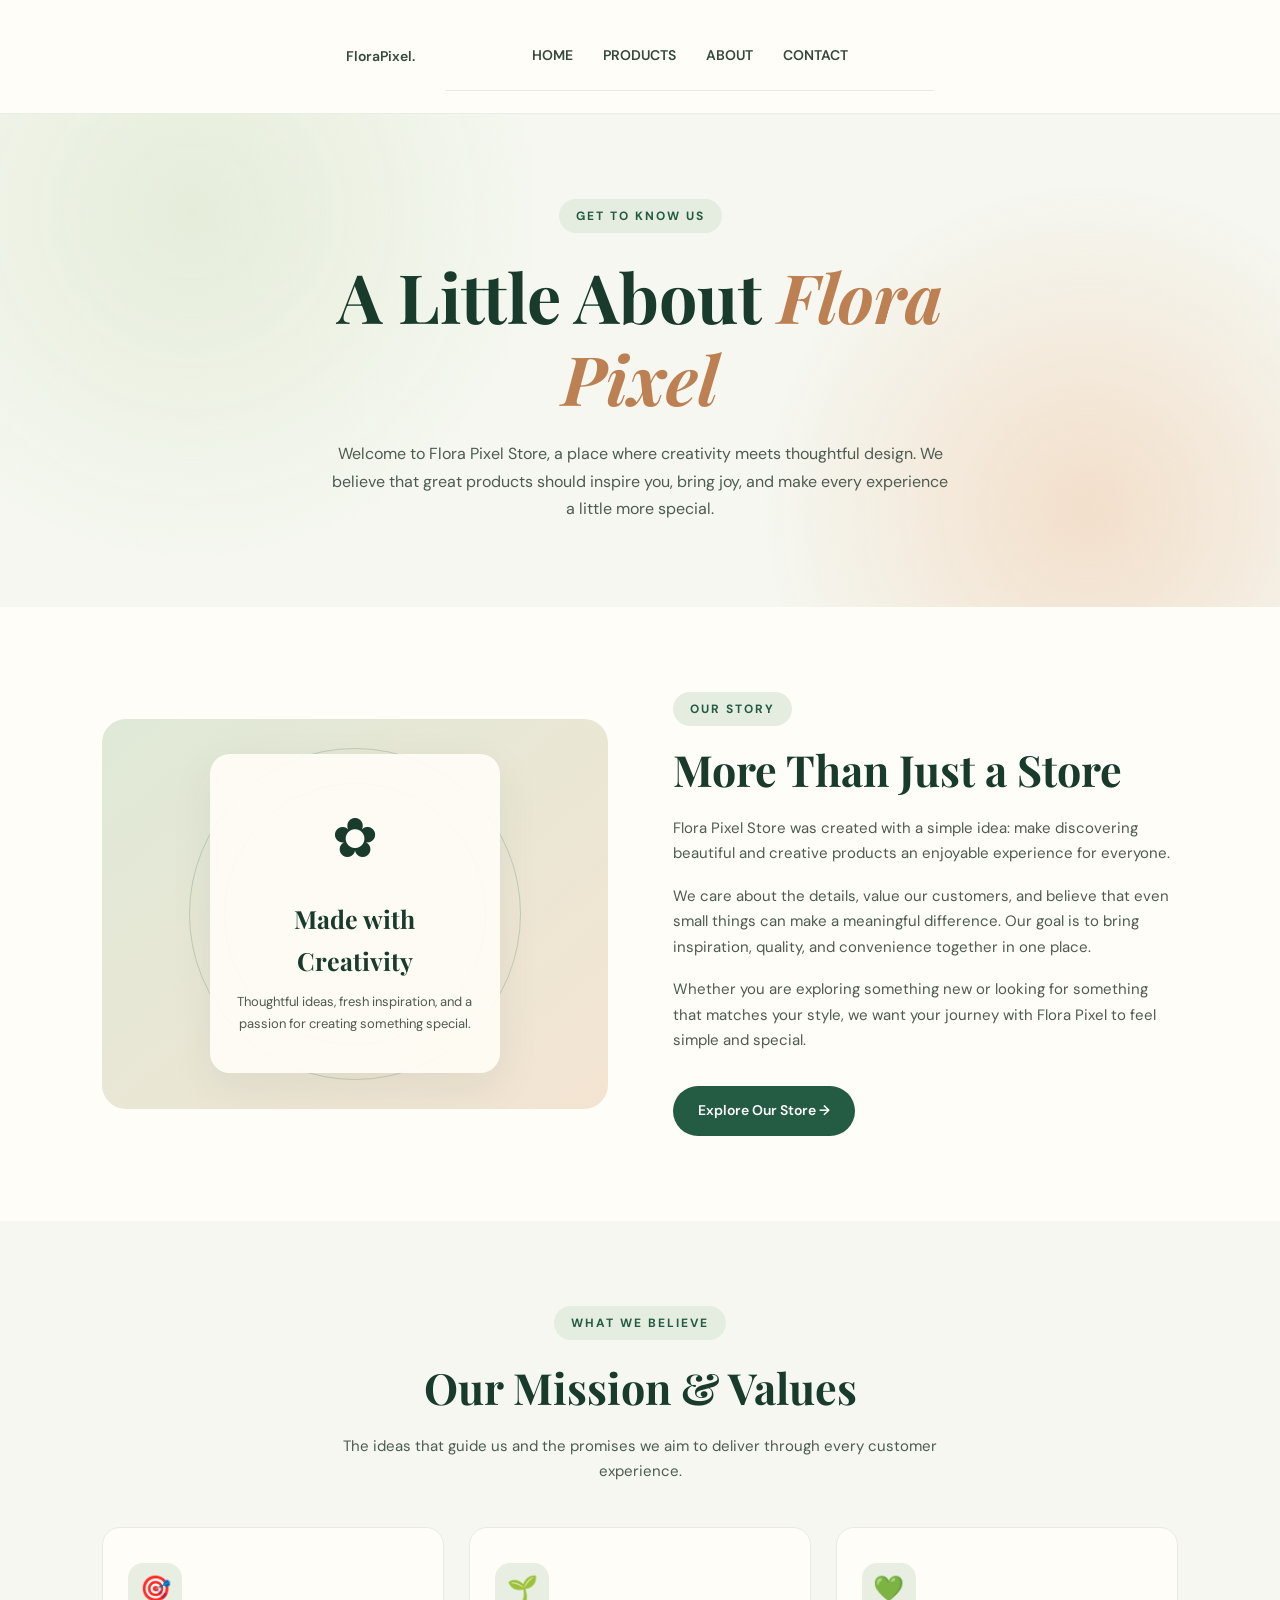
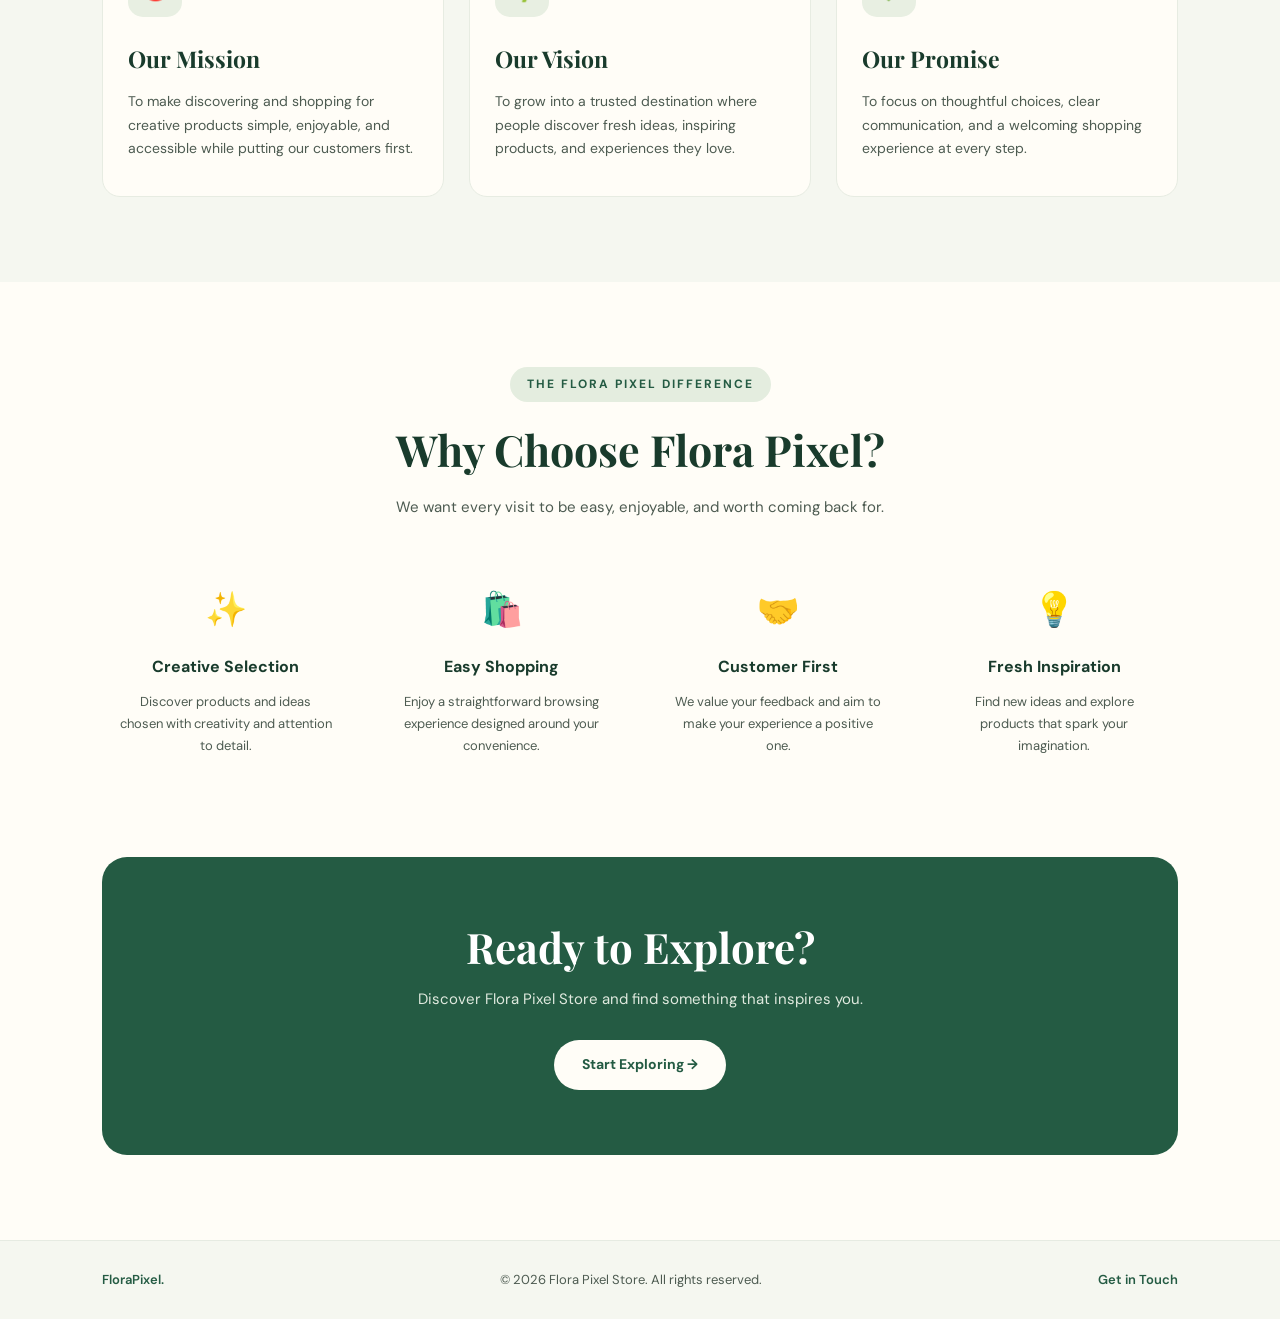
<file: about.html>
<!DOCTYPE html>
<html lang="en">
<head>
    <meta charset="UTF-8">
    <meta name="viewport" content="width=device-width, initial-scale=1.0">

    <title>About Us | Flora Pixel Store</title>

     
    <link rel="preconnect" href="https://fonts.gstatic.com" crossorigin>
    <link href="https://fonts.googleapis.com/css2?family=DM+Sans:wght@400;500;600;700&family=Playfair+Display:wght@500;600;700&display=swap" rel="stylesheet">

    <style>
        /* RESET */
        * {
            margin: 0;
            padding: 0;
            box-sizing: border-box;
        }

        :root {
            --green: #245b43;
            --dark: #193b2c;
            --light: #f5f7f0;
            --cream: #fffdf7;
            --text: #4d5b51;
        }

        body {
            font-family: 'DM Sans', sans-serif;
            background: var(--cream);
            color: var(--dark);
            line-height: 1.7;
        }

        a {
            text-decoration: none;
        }

        
        /* NAVBAR */
.navbar {
    display: flex;
    align-items: center;
    justify-content: center;
    gap: 30px;
    padding: 22px 8%;
    background: #fffdf7;
    border-bottom: 1px solid #e8ede5;
    flex-wrap: wrap;
}

/* NAV LINKS */
.navbar a {
    color: #34483b;
    text-decoration: none;
    font-size: 14px;
    font-weight: 600;
    transition: color 0.3s ease;
}

/* HOVER EFFECT */
.navbar a:hover {
    color: #c77d49;
}

/* MOBILE RESPONSIVE */
@media (max-width: 600px) {
    .navbar {
        gap: 16px;
        padding: 18px 12px;
    }

    .navbar a {
        font-size: 12px;
    }
}

        /* HERO */
        .hero {
            min-height: 390px;
            padding: 85px 8%;
            display: flex;
            align-items: center;
            justify-content: center;
            text-align: center;
            background:
                radial-gradient(
                    circle at 15% 20%,
                    #e5edda 0,
                    transparent 30%
                ),
                radial-gradient(
                    circle at 85% 80%,
                    #f3dfcb 0,
                    transparent 28%
                ),
                #f5f7f0;
        }

        .hero-content {
            max-width: 760px;
        }

        .eyebrow {
            display: inline-block;
            color: var(--green);
            background: #e4eddf;
            padding: 7px 17px;
            border-radius: 30px;
            font-size: 12px;
            font-weight: 700;
            letter-spacing: 2px;
            text-transform: uppercase;
            margin-bottom: 22px;
        }

        h1, h2 {
            font-family: 'Playfair Display', serif;
            line-height: 1.2;
        }

        .hero h1 {
            font-size: clamp(40px, 6vw, 68px);
            margin-bottom: 22px;
        }

        .hero h1 span {
            color: #bc8053;
            font-style: italic;
        }

        .hero p {
            max-width: 620px;
            margin: auto;
            color: var(--text);
            font-size: 16px;
        }

        /* COMMON */
        .section {
            padding: 85px 8%;
        }

        .section-heading {
            font-size: clamp(30px, 4vw, 43px);
            margin-bottom: 20px;
        }

        .section-text {
            color: var(--text);
            font-size: 15px;
        }

        /* OUR STORY */
        .story {
            display: grid;
            grid-template-columns: 1fr 1fr;
            gap: 65px;
            align-items: center;
        }

        .story-visual {
            min-height: 390px;
            border-radius: 24px;
            background: linear-gradient(
                140deg,
                #dfe9d7,
                #f4e4d2
            );
            display: flex;
            align-items: center;
            justify-content: center;
            padding: 35px;
            overflow: hidden;
            position: relative;
        }

        .story-visual::before,
        .story-visual::after {
            content: "";
            position: absolute;
            border: 1px solid rgba(36, 91, 67, 0.2);
            border-radius: 50%;
        }

        .story-visual::before {
            width: 260px;
            height: 260px;
        }

        .story-visual::after {
            width: 330px;
            height: 330px;
        }

        .visual-card {
            background: rgba(255, 253, 247, 0.92);
            padding: 38px 25px;
            border-radius: 20px;
            text-align: center;
            max-width: 290px;
            width: 100%;
            position: relative;
            z-index: 1;
            box-shadow: 0 15px 45px #193b2c12;
        }

        .visual-icon {
            font-size: 55px;
            margin-bottom: 12px;
        }

        .visual-card h3 {
            font-family: 'Playfair Display', serif;
            font-size: 25px;
            margin-bottom: 8px;
        }

        .visual-card p {
            font-size: 13px;
            color: var(--text);
        }

        .story-content .section-text {
            margin-bottom: 17px;
        }

        .story-content .eyebrow {
            margin-bottom: 18px;
        }

        .text-link {
            display: inline-block;
            margin-top: 15px;
            background: var(--green);
            color: white;
            padding: 13px 25px;
            border-radius: 30px;
            font-size: 14px;
            font-weight: 600;
            transition: 0.3s;
        }

        .text-link:hover {
            background: #193b2c;
            transform: translateY(-2px);
        }

        /* MISSION & VISION */
        .values {
            background: var(--light);
            text-align: center;
        }

        .values-intro {
            max-width: 650px;
            margin: 0 auto 42px;
        }

        .values-grid {
            display: grid;
            grid-template-columns: repeat(3, 1fr);
            gap: 25px;
            margin-top: 40px;
        }

        .value-card {
            background: #fffdf7;
            border: 1px solid #e7ece2;
            padding: 35px 25px;
            border-radius: 18px;
            text-align: left;
            transition: transform 0.3s, box-shadow 0.3s;
        }

        .value-card:hover {
            transform: translateY(-6px);
            box-shadow: 0 15px 35px #193b2c0c;
        }

        .value-icon {
            width: 54px;
            height: 54px;
            border-radius: 15px;
            background: #e8efe2;
            display: flex;
            align-items: center;
            justify-content: center;
            font-size: 25px;
            margin-bottom: 22px;
        }

        .value-card h3 {
            font-family: 'Playfair Display', serif;
            font-size: 23px;
            margin-bottom: 12px;
        }

        .value-card p {
            font-size: 14px;
            color: var(--text);
        }

        /* WHY CHOOSE US */
        .choose {
            text-align: center;
        }

        .choose-grid {
            display: grid;
            grid-template-columns: repeat(4, 1fr);
            gap: 30px;
            margin-top: 45px;
        }

        .choose-item {
            padding: 15px;
        }

        .choose-item .choose-icon {
            font-size: 34px;
            margin-bottom: 15px;
        }

        .choose-item h3 {
            font-size: 16px;
            margin-bottom: 10px;
        }

        .choose-item p {
            font-size: 13px;
            color: var(--text);
        }

        /* CTA */
        .cta {
            margin: 0 8% 85px;
            padding: 65px 25px;
            text-align: center;
            border-radius: 25px;
            background: var(--green);
            color: white;
        }

        .cta h2 {
            font-size: clamp(30px, 4vw, 42px);
            margin-bottom: 15px;
        }

        .cta p {
            color: #e0eadf;
            margin-bottom: 27px;
            font-size: 15px;
        }

        .cta-btn {
            display: inline-block;
            background: #fffdf7;
            color: var(--green);
            padding: 13px 28px;
            border-radius: 30px;
            font-weight: 700;
            font-size: 14px;
            transition: 0.3s;
        }

        .cta-btn:hover {
            background: #f1dfcb;
            transform: translateY(-2px);
        }

        /* FOOTER */
        .footer {
            padding: 28px 8%;
            background: #f5f7f0;
            border-top: 1px solid #e6ebe2;
            display: flex;
            justify-content: space-between;
            align-items: center;
            gap: 15px;
            flex-wrap: wrap;
        }

        .footer p {
            font-size: 13px;
            color: var(--text);
        }

        .footer a {
            color: var(--green);
            font-weight: 600;
            font-size: 13px;
        }

        /* RESPONSIVE */
        @media (max-width: 900px) {
            .story {
                gap: 35px;
            }

            .values-grid {
                grid-template-columns: repeat(2, 1fr);
            }

            .choose-grid {
                grid-template-columns: repeat(2, 1fr);
            }
        }

        @media (max-width: 600px) {
            .navbar {
                padding: 18px 5%;
                flex-wrap: wrap;
                gap: 15px;
            }

            .logo {
                font-size: 22px;
            }

            .nav-links {
                gap: 15px;
                flex-wrap: wrap;
            }

            .nav-links a {
                font-size: 12px;
            }

            .nav-links .nav-btn {
                padding: 8px 13px;
            }

            .hero {
                min-height: 330px;
                padding: 65px 6%;
            }

            .hero p {
                font-size: 14px;
            }

            .section {
                padding: 60px 6%;
            }

            .story {
                grid-template-columns: 1fr;
                gap: 35px;
            }

            .story-visual {
                min-height: 310px;
            }

            .values-grid {
                grid-template-columns: 1fr;
            }

            .value-card {
                padding: 28px 22px;
            }

            .choose-grid {
                grid-template-columns: 1fr 1fr;
                gap: 15px;
            }

            .choose-item {
                padding: 10px 5px;
            }

            .cta {
                margin: 0 5% 55px;
                padding: 45px 20px;
            }

            .footer {
                padding: 24px 6%;
                text-align: center;
                justify-content: center;
            }
        }
    </style>
</head>

<body>

    <!-- NAVBAR -->
    <header class="navbar">
        <a href="index.html" class="logo">
            Flora<span>Pixel.</span>
        </a>

         <nav class="navbar">
            <a href="index.html">HOME</a>
            <a href="products.html">PRODUCTS</a>
            <a href="about.html">ABOUT</a>
            <a href="contact.html">CONTACT</a>
        </nav>
    </header>

    <!-- HERO SECTION -->
    <section class="hero">
        <div class="hero-content">
            <span class="eyebrow">Get to know us</span>

            <h1>
                A Little About <span>Flora Pixel</span>
            </h1>

            <p>
                Welcome to Flora Pixel Store, a place where creativity
                meets thoughtful design. We believe that great products
                should inspire you, bring joy, and make every experience
                a little more special.
            </p>
        </div>
    </section>

    <!-- OUR STORY -->
    <section class="section story">
        <div class="story-visual">
            <div class="visual-card">
                <div class="visual-icon">✿</div>
                <h3>Made with Creativity</h3>
                <p>
                    Thoughtful ideas, fresh inspiration, and a passion
                    for creating something special.
                </p>
            </div>
        </div>

        <div class="story-content">
            <span class="eyebrow">Our Story</span>

            <h2 class="section-heading">
                More Than Just a Store
            </h2>

            <p class="section-text">
                Flora Pixel Store was created with a simple idea:
                make discovering beautiful and creative products
                an enjoyable experience for everyone.
            </p>

            <p class="section-text">
                We care about the details, value our customers, and
                believe that even small things can make a meaningful
                difference. Our goal is to bring inspiration, quality,
                and convenience together in one place.
            </p>

            <p class="section-text">
                Whether you are exploring something new or looking
                for something that matches your style, we want your
                journey with Flora Pixel to feel simple and special.
            </p>

            <a href="index.html" class="text-link">
                Explore Our Store →
            </a>
        </div>
    </section>

    <!-- MISSION & VISION -->
    <section class="section values">
        <div class="values-intro">
            <span class="eyebrow">What We Believe</span>

            <h2 class="section-heading">
                Our Mission & Values
            </h2>

            <p class="section-text">
                The ideas that guide us and the promises we aim to
                deliver through every customer experience.
            </p>
        </div>

        <div class="values-grid">

            <div class="value-card">
                <div class="value-icon">🎯</div>
                <h3>Our Mission</h3>
                <p>
                    To make discovering and shopping for creative
                    products simple, enjoyable, and accessible while
                    putting our customers first.
                </p>
            </div>

            <div class="value-card">
                <div class="value-icon">🌱</div>
                <h3>Our Vision</h3>
                <p>
                    To grow into a trusted destination where people
                    discover fresh ideas, inspiring products, and
                    experiences they love.
                </p>
            </div>

            <div class="value-card">
                <div class="value-icon">💚</div>
                <h3>Our Promise</h3>
                <p>
                    To focus on thoughtful choices, clear communication,
                    and a welcoming shopping experience at every step.
                </p>
            </div>

        </div>
    </section>

    <!-- WHY CHOOSE US -->
    <section class="section choose">
        <span class="eyebrow">The Flora Pixel Difference</span>

        <h2 class="section-heading">
            Why Choose Flora Pixel?
        </h2>

        <p class="section-text">
            We want every visit to be easy, enjoyable, and worth
            coming back for.
        </p>

        <div class="choose-grid">

            <div class="choose-item">
                <div class="choose-icon">✨</div>
                <h3>Creative Selection</h3>
                <p>
                    Discover products and ideas chosen with creativity
                    and attention to detail.
                </p>
            </div>

            <div class="choose-item">
                <div class="choose-icon">🛍️</div>
                <h3>Easy Shopping</h3>
                <p>
                    Enjoy a straightforward browsing experience
                    designed around your convenience.
                </p>
            </div>

            <div class="choose-item">
                <div class="choose-icon">🤝</div>
                <h3>Customer First</h3>
                <p>
                    We value your feedback and aim to make your
                    experience a positive one.
                </p>
            </div>

            <div class="choose-item">
                <div class="choose-icon">💡</div>
                <h3>Fresh Inspiration</h3>
                <p>
                    Find new ideas and explore products that
                    spark your imagination.
                </p>
            </div>

        </div>
    </section>

    <!-- CALL TO ACTION -->
    <section class="cta">
        <h2>Ready to Explore?</h2>

        <p>
            Discover Flora Pixel Store and find something that
            inspires you.
        </p>

        <a href="products.html" class="cta-btn">
            Start Exploring →
        </a>
    </section>

    <!-- FOOTER -->
    <footer class="footer">
        <a href="index.html" class="logo">
            Flora<span>Pixel.</span>
        </a>

        <p>
            © 2026 Flora Pixel Store. All rights reserved.
        </p>

        <a href="contact.html">Get in Touch</a>
    </footer>

</body>
</html>
</file>
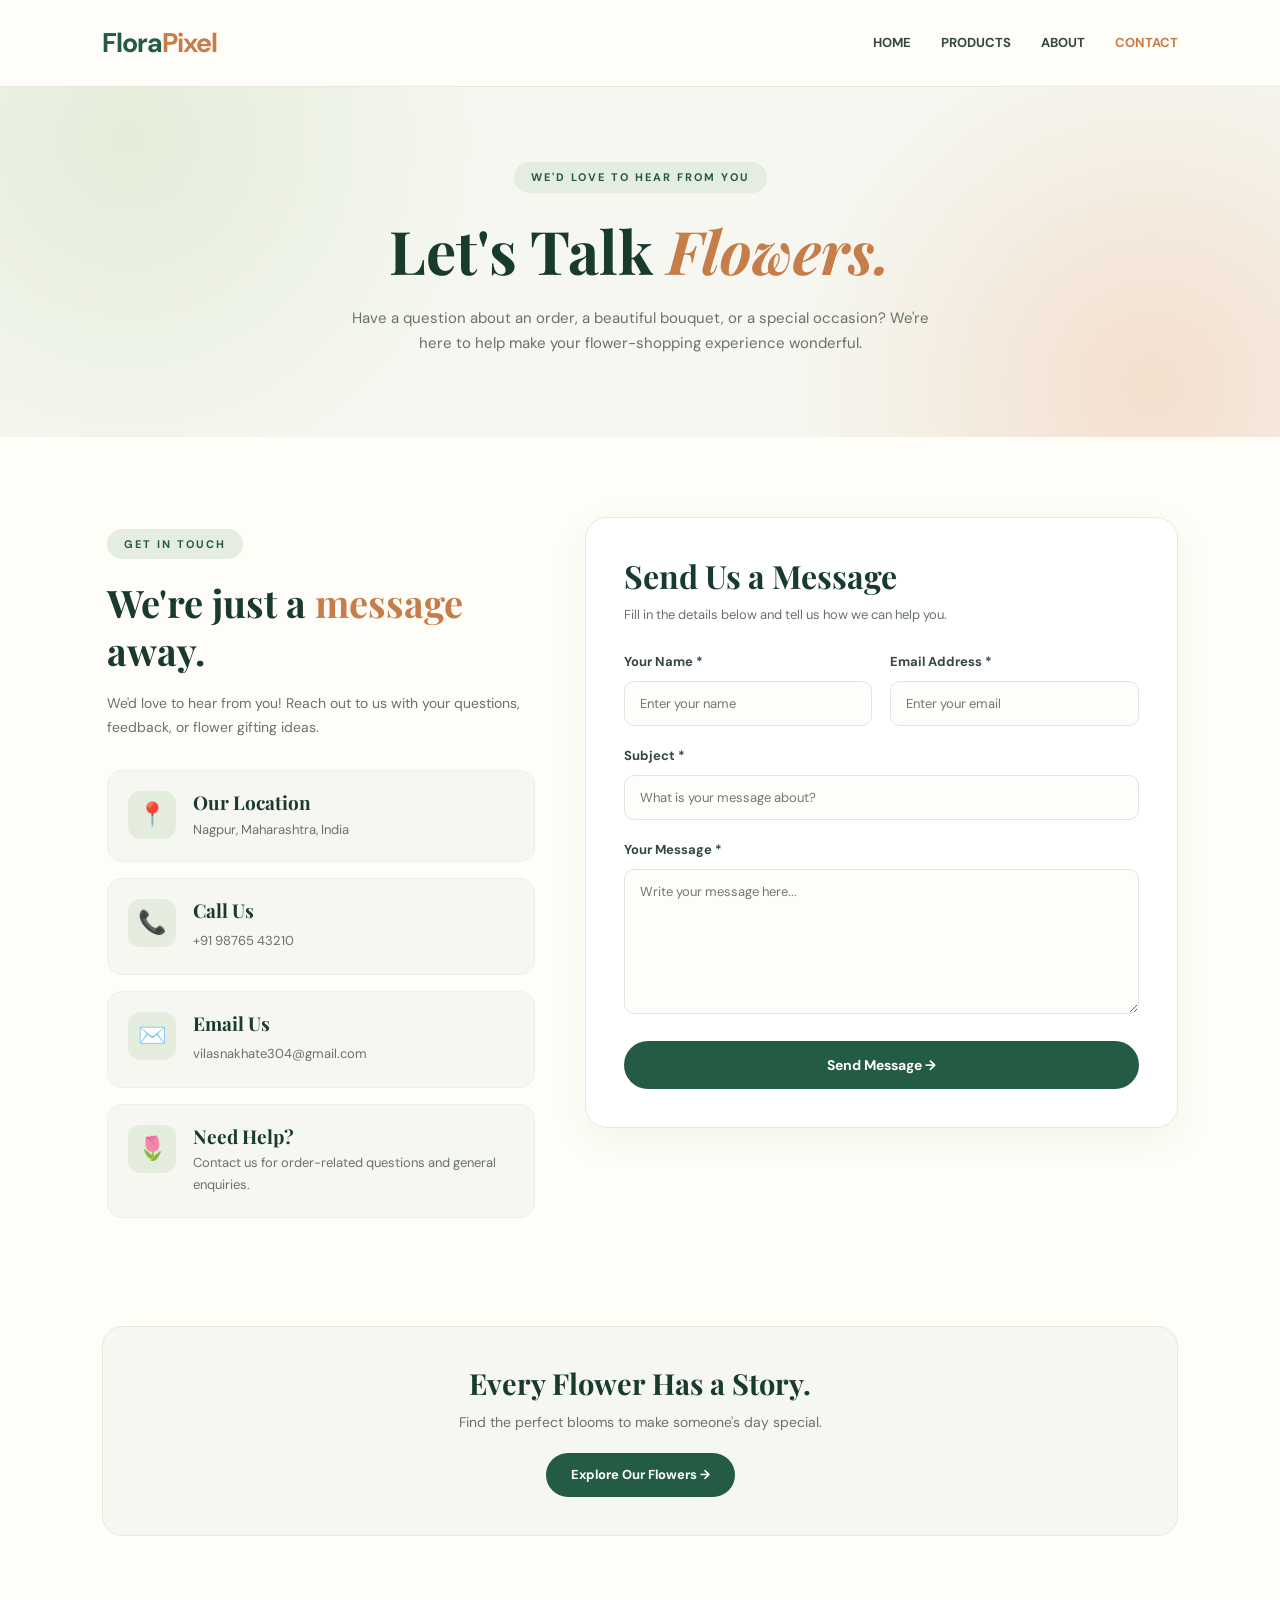
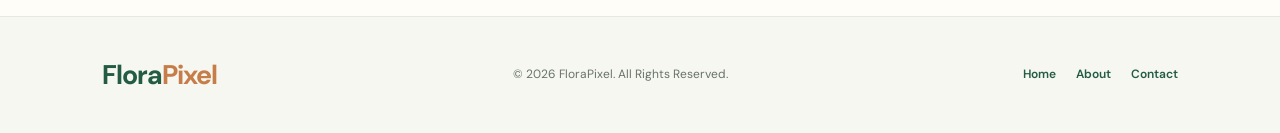
<file: contact.html>
<!DOCTYPE html>
<html lang="en">
<head>
    <meta charset="UTF-8">
    <meta name="viewport" content="width=device-width, initial-scale=1.0">

    <title>Contact Us | FloraPixel</title>

     
    <link rel="preconnect" href="https://fonts.gstatic.com" crossorigin>

    <link href="https://fonts.googleapis.com/css2?family=DM+Sans:wght@400;500;600;700&family=Playfair+Display:wght@500;600;700&display=swap"
          rel="stylesheet">

    <style>
        /* RESET */
        * {
            margin: 0;
            padding: 0;
            box-sizing: border-box;
        }

        :root {
            --green: #245b43;
            --dark: #193b2c;
            --cream: #fffdf7;
            --light: #f5f7f0;
            --text: #687369;
            --orange: #c77d49;
            --border: #e7e9df;
        }

        body {
            font-family: 'DM Sans', sans-serif;
            background: var(--cream);
            color: var(--dark);
            line-height: 1.7;
        }

        a {
            text-decoration: none;
        }

        /* NAVBAR */
        .navbar {
            display: flex;
            align-items: center;
            justify-content: space-between;
            padding: 20px 8%;
            background: var(--cream);
            border-bottom: 1px solid var(--border);
        }

        .logo {
            color: var(--green);
            font-size: 27px;
            font-weight: 700;
            letter-spacing: -1px;
        }

        .logo span {
            color: var(--orange);
        }

        .nav-links {
            display: flex;
            align-items: center;
            gap: 30px;
        }

        .nav-links a {
            color: #34483b;
            font-size: 13px;
            font-weight: 700;
            transition: color 0.3s;
        }

        .nav-links a:hover,
        .nav-links a.active {
            color: var(--orange);
        }

        /* HERO */
        .hero {
            padding: 75px 8% 80px;
            text-align: center;
            background:
                radial-gradient(
                    circle at 10% 15%,
                    #e5edda 0,
                    transparent 30%
                ),
                radial-gradient(
                    circle at 90% 85%,
                    #f4dfce 0,
                    transparent 30%
                ),
                var(--light);
        }

        .eyebrow {
            display: inline-block;
            color: var(--green);
            background: #e4eddf;
            padding: 6px 17px;
            border-radius: 30px;
            font-size: 11px;
            font-weight: 700;
            letter-spacing: 2px;
            margin-bottom: 20px;
        }

        h1, h2, h3 {
            font-family: 'Playfair Display', serif;
            line-height: 1.25;
        }

        .hero h1 {
            font-size: clamp(38px, 5vw, 60px);
            margin-bottom: 18px;
        }

        .hero h1 span {
            color: var(--orange);
            font-style: italic;
        }

        .hero p {
            max-width: 590px;
            margin: 0 auto;
            color: var(--text);
            font-size: 15px;
        }

        /* MAIN CONTACT SECTION */
        .contact-section {
            padding: 80px 8%;
        }

        .contact-layout {
            display: grid;
            grid-template-columns: 0.85fr 1.15fr;
            gap: 45px;
            align-items: start;
        }

        /* LEFT INFORMATION */
        .contact-info {
            padding: 12px 5px;
        }

        .contact-info h2 {
            font-size: 38px;
            margin-bottom: 18px;
        }

        .contact-info h2 span {
            color: var(--orange);
        }

        .intro {
            color: var(--text);
            font-size: 14px;
            margin-bottom: 30px;
        }

        .info-card {
            display: flex;
            gap: 17px;
            align-items: flex-start;
            padding: 20px;
            margin-bottom: 16px;
            background: var(--light);
            border: 1px solid #edf0e8;
            border-radius: 15px;
            transition: transform 0.3s;
        }

        .info-card:hover {
            transform: translateY(-3px);
        }

        .info-icon {
            min-width: 48px;
            height: 48px;
            display: flex;
            align-items: center;
            justify-content: center;
            border-radius: 13px;
            background: #e3ecdd;
            font-size: 23px;
        }

        .info-card h3 {
            font-size: 19px;
            margin-bottom: 4px;
        }

        .info-card p,
        .info-card a {
            color: var(--text);
            font-size: 13px;
            overflow-wrap: anywhere;
        }

        .info-card a:hover {
            color: var(--orange);
        }

        /* CONTACT FORM */
        .contact-form {
            padding: 38px;
            background: #fff;
            border: 1px solid var(--border);
            border-radius: 22px;
            box-shadow: 0 12px 40px rgba(25, 59, 44, 0.05);
        }

        .contact-form h2 {
            font-size: 32px;
            margin-bottom: 8px;
        }

        .form-subtitle {
            font-size: 13px;
            color: var(--text);
            margin-bottom: 25px;
        }

        .form-row {
            display: grid;
            grid-template-columns: 1fr 1fr;
            gap: 18px;
        }

        .form-group {
            margin-bottom: 19px;
        }

        .form-group label {
            display: block;
            font-size: 13px;
            font-weight: 700;
            margin-bottom: 8px;
            color: #34483b;
        }

        .form-group input,
        .form-group textarea {
            width: 100%;
            padding: 13px 15px;
            border: 1px solid #e0e6dc;
            border-radius: 10px;
            background: #fffdf9;
            font-family: 'DM Sans', sans-serif;
            font-size: 13px;
            color: var(--dark);
            outline: none;
            transition: border-color 0.3s, box-shadow 0.3s;
        }

        .form-group input:focus,
        .form-group textarea:focus {
            border-color: var(--green);
            box-shadow: 0 0 0 3px rgba(36, 91, 67, 0.08);
        }

        .form-group textarea {
            min-height: 145px;
            resize: vertical;
        }

        .submit-btn {
            width: 100%;
            padding: 15px 20px;
            border: none;
            border-radius: 30px;
            background: var(--green);
            color: white;
            font-family: 'DM Sans', sans-serif;
            font-size: 14px;
            font-weight: 700;
            cursor: pointer;
            transition: background 0.3s, transform 0.3s;
        }

        .submit-btn:hover {
            background: var(--dark);
            transform: translateY(-2px);
        }

        /* BOTTOM BANNER */
        .bottom-banner {
            margin: 0 8% 80px;
            padding: 38px 30px;
            text-align: center;
            background: var(--light);
            border: 1px solid var(--border);
            border-radius: 20px;
        }

        .bottom-banner h2 {
            font-size: 29px;
            margin-bottom: 10px;
        }

        .bottom-banner p {
            color: var(--text);
            font-size: 14px;
        }

        .bottom-banner a {
            display: inline-block;
            margin-top: 18px;
            padding: 11px 25px;
            background: var(--green);
            color: white;
            border-radius: 30px;
            font-size: 13px;
            font-weight: 700;
            transition: background 0.3s;
        }

        .bottom-banner a:hover {
            background: var(--dark);
        }

        /* FOOTER */
        .footer {
            padding: 35px 8%;
            display: flex;
            justify-content: space-between;
            align-items: center;
            flex-wrap: wrap;
            gap: 20px;
            background: var(--light);
            border-top: 1px solid var(--border);
        }

        .footer p {
            color: var(--text);
            font-size: 12px;
        }

        .footer-links {
            display: flex;
            gap: 20px;
        }

        .footer-links a {
            color: var(--green);
            font-size: 12px;
            font-weight: 600;
        }

        .footer-links a:hover {
            color: var(--orange);
        }

        /* TABLET */
        @media (max-width: 900px) {
            .contact-layout {
                grid-template-columns: 1fr;
                gap: 35px;
            }

            .contact-info h2 {
                font-size: 34px;
            }
        }

        /* MOBILE */
        @media (max-width: 600px) {
            .navbar {
                padding: 18px 5%;
                flex-direction: column;
                gap: 14px;
            }

            .logo {
                font-size: 24px;
            }

            .nav-links {
                gap: 18px;
                justify-content: center;
                flex-wrap: wrap;
            }

            .nav-links a {
                font-size: 11px;
            }

            .hero {
                padding: 55px 6%;
            }

            .hero p {
                font-size: 13px;
            }

            .contact-section {
                padding: 55px 6%;
            }

            .contact-info h2 {
                font-size: 31px;
            }

            .contact-form {
                padding: 23px 18px;
            }

            .contact-form h2 {
                font-size: 27px;
            }

            .form-row {
                grid-template-columns: 1fr;
                gap: 0;
            }

            .bottom-banner {
                margin: 0 5% 55px;
                padding: 30px 18px;
            }

            .bottom-banner h2 {
                font-size: 25px;
            }

            .footer {
                padding: 28px 6%;
                flex-direction: column;
                text-align: center;
            }

            .footer-links {
                flex-wrap: wrap;
                justify-content: center;
            }
        }
    </style>
</head>

<body>

    <!-- NAVBAR -->
    <header class="navbar">
        <a href="index.html" class="logo">
            Flora<span>Pixel</span>
        </a>

        <nav class="nav-links">
            <a href="index.html">HOME</a>
            <a href="products.html">PRODUCTS</a>
            <a href="about.html">ABOUT</a>
            <a href="contact.html" class="active">CONTACT</a>
        </nav>
    </header>

    <!-- HERO -->
    <section class="hero">
        <span class="eyebrow">WE'D LOVE TO HEAR FROM YOU</span>

        <h1>Let's Talk <span>Flowers.</span></h1>

        <p>
            Have a question about an order, a beautiful bouquet,
            or a special occasion? We're here to help make your
            flower-shopping experience wonderful.
        </p>
    </section>

    <!-- CONTACT SECTION -->
    <section class="contact-section">
        <div class="contact-layout">

            <!-- CONTACT INFORMATION -->
            <div class="contact-info">
                <span class="eyebrow">GET IN TOUCH</span>

                <h2>
                    We're just a <span>message</span> away.
                </h2>

                <p class="intro">
                    We'd love to hear from you! Reach out to us
                    with your questions, feedback, or flower
                    gifting ideas.
                </p>

                <div class="info-card">
                    <div class="info-icon">📍</div>

                    <div>
                        <h3>Our Location</h3>
                        <p>Nagpur, Maharashtra, India</p>
                    </div>
                </div>

                <div class="info-card">
                    <div class="info-icon">📞</div>

                    <div>
                        <h3>Call Us</h3>
                        <a href="tel:+919876543210">
                            +91 98765 43210
                        </a>
                    </div>
                </div>

                <div class="info-card">
                    <div class="info-icon">✉️</div>

                    <div>
                        <h3>Email Us</h3>
                        <a href="mailto:vilasnakhate304@gmail.com">
                            vilasnakhate304@gmail.com
                        </a>
                    </div>
                </div>

                <div class="info-card">
                    <div class="info-icon">🌷</div>

                    <div>
                        <h3>Need Help?</h3>
                        <p>
                            Contact us for order-related questions
                            and general enquiries.
                        </p>
                    </div>
                </div>
            </div>

            <!-- CONTACT FORM -->
            <div class="contact-form">
                <h2>Send Us a Message</h2>

                <p class="form-subtitle">
                    Fill in the details below and tell us how
                    we can help you.
                </p>

                <form action="#" method="post">

                    <div class="form-row">
                        <div class="form-group">
                            <label for="name">Your Name *</label>
                            <input
                                type="text"
                                id="name"
                                name="name"
                                placeholder="Enter your name"
                                autocomplete="name"
                                required
                            >
                        </div>

                        <div class="form-group">
                            <label for="email">Email Address *</label>
                            <input
                                type="email"
                                id="email"
                                name="email"
                                placeholder="Enter your email"
                                autocomplete="email"
                                required
                            >
                        </div>
                    </div>

                    <div class="form-group">
                        <label for="subject">Subject *</label>
                        <input
                            type="text"
                            id="subject"
                            name="subject"
                            placeholder="What is your message about?"
                            required
                        >
                    </div>

                    <div class="form-group">
                        <label for="message">Your Message *</label>
                        <textarea
                            id="message"
                            name="message"
                            placeholder="Write your message here..."
                            required
                        ></textarea>
                    </div>

                    <button type="submit" class="submit-btn">
                        Send Message &rarr;
                    </button>

                </form>
            </div>

        </div>
    </section>

    <!-- BOTTOM BANNER -->
    <section class="bottom-banner">
        <h2>Every Flower Has a Story.</h2>

        <p>
            Find the perfect blooms to make someone's day special.
        </p>

        <a href="products.html">Explore Our Flowers &rarr;</a>
    </section>

    <!-- FOOTER -->
    <footer class="footer">
        <a href="index.html" class="logo">
            Flora<span>Pixel</span>
        </a>

        <p>
            &copy; 2026 FloraPixel. All Rights Reserved.
        </p>

        <div class="footer-links">
            <a href="index.html">Home</a>
            <a href="about.html">About</a>
            <a href="contact.html">Contact</a>
        </div>
    </footer>

</body>
</html>
</file>
